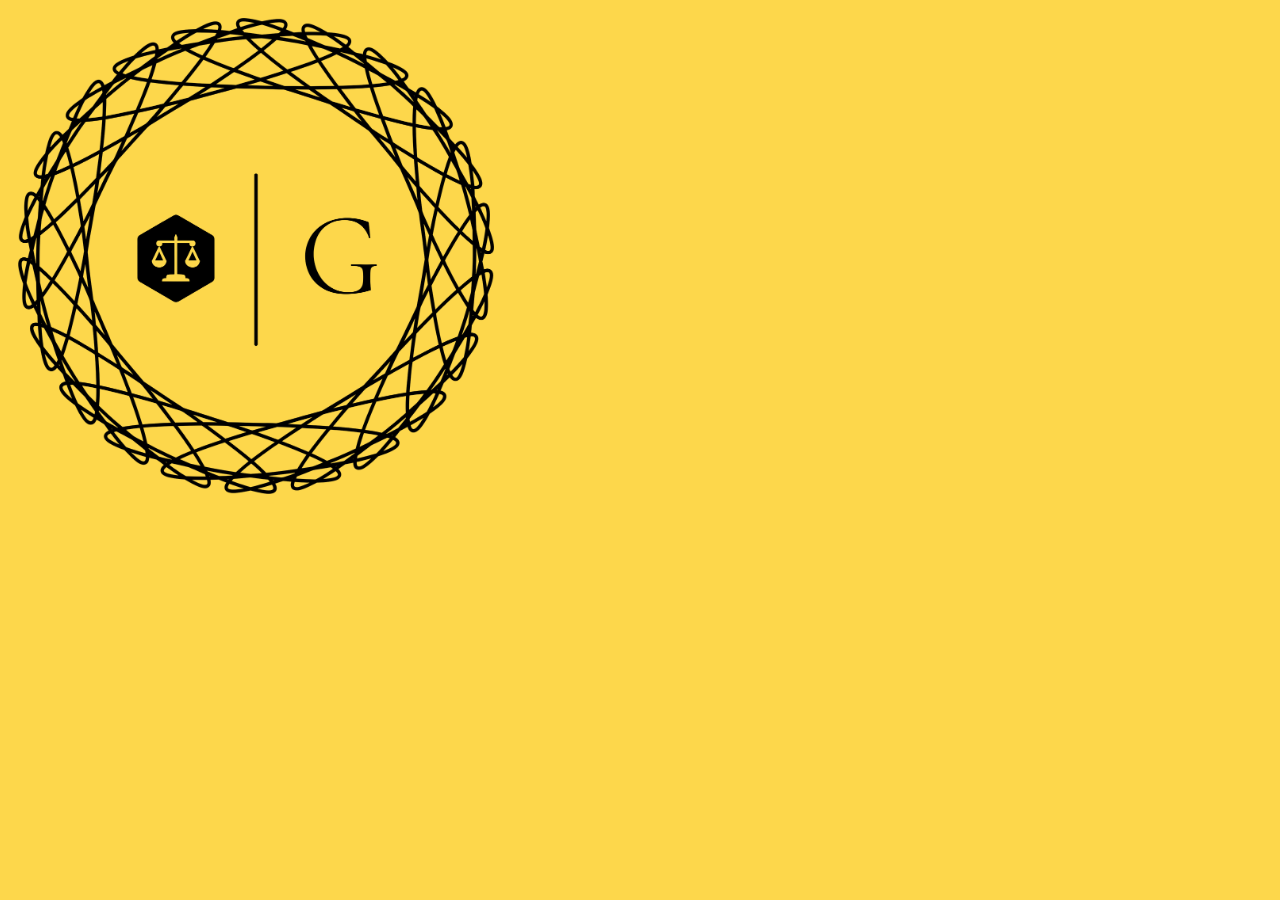
<file: _scripts/favicon.html>
<!DOCTYPE html><html><head><meta charset="utf-8">
<!-- Favicon 512×512: el sello completo, como el avatar de Instagram (fondo amarillo, sello negro).
     python render_png.py _scripts/favicon.html favicon.png --size 512x512 -->
<style>
html,body{margin:0;width:512px;height:512px;background:#FDD74B}
body{display:grid;place-items:center}
img{width:476px}
</style></head><body><img src="../img/logo.png" alt=""></body></html>
</file>
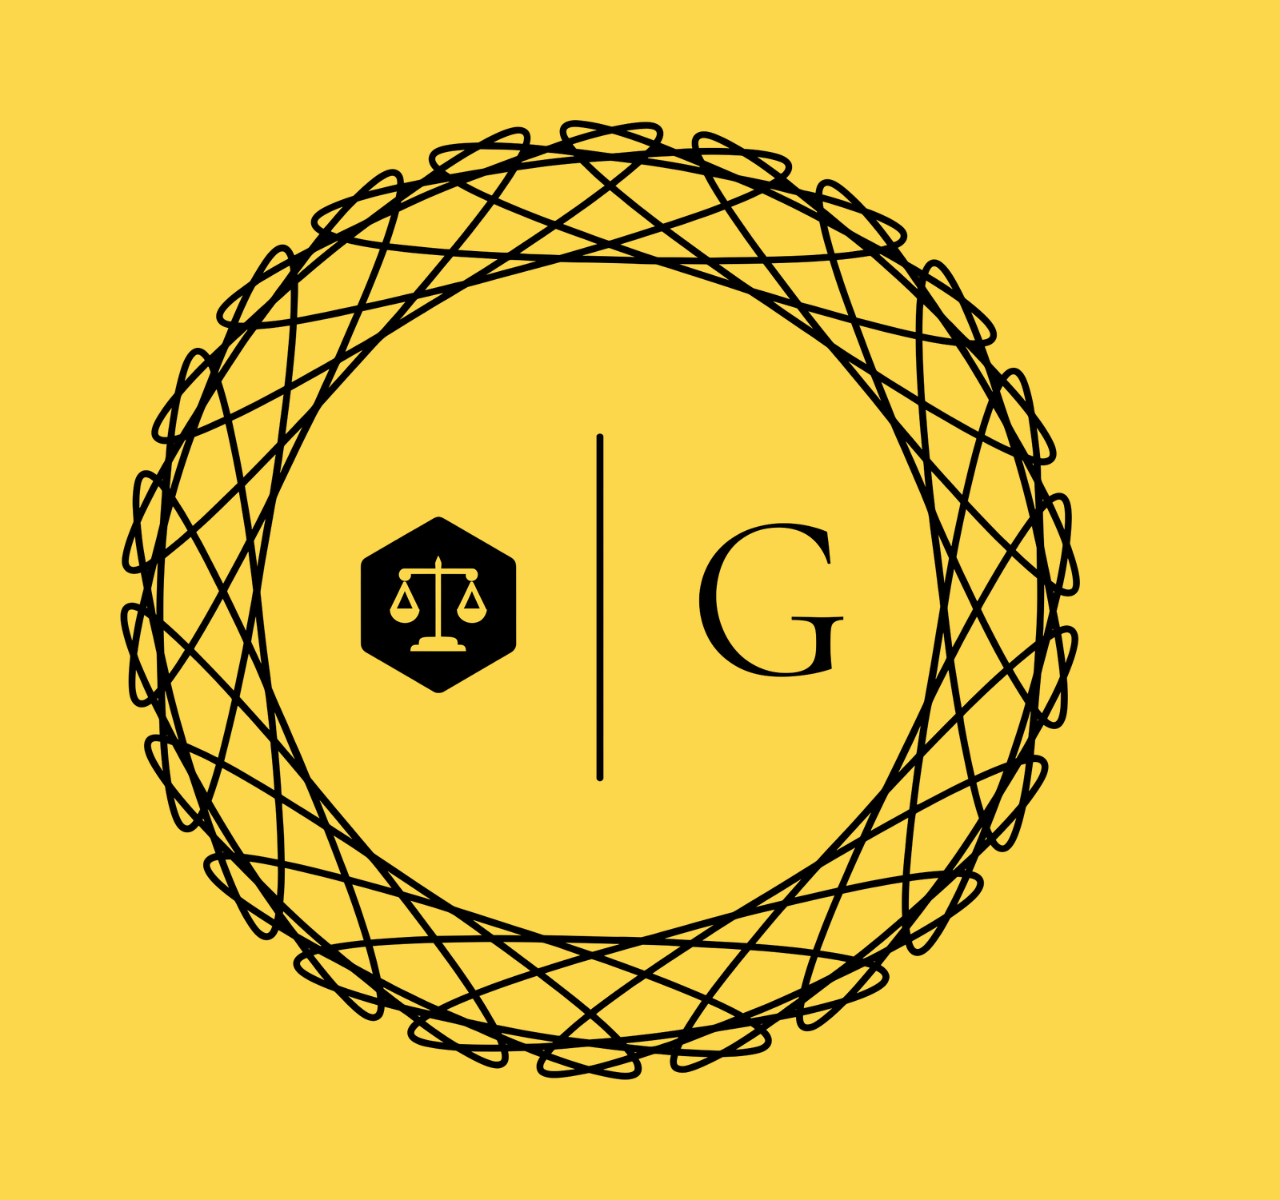
<file: _scripts/og.html>
<!DOCTYPE html><html><head><meta charset="utf-8">
<!-- OG 1200×1200 cuadrado: el sello negro sobre el amarillo de marca, como el avatar de Instagram.
     python render_png.py _scripts/og.html og.png --size 1200x1200 -->
<style>
html,body{margin:0;width:1200px;height:1200px;background:#FDD74B}
body{display:grid;place-items:center}
img{width:960px}
</style></head><body><img src="../img/logo.png" alt=""></body></html>
</file>
